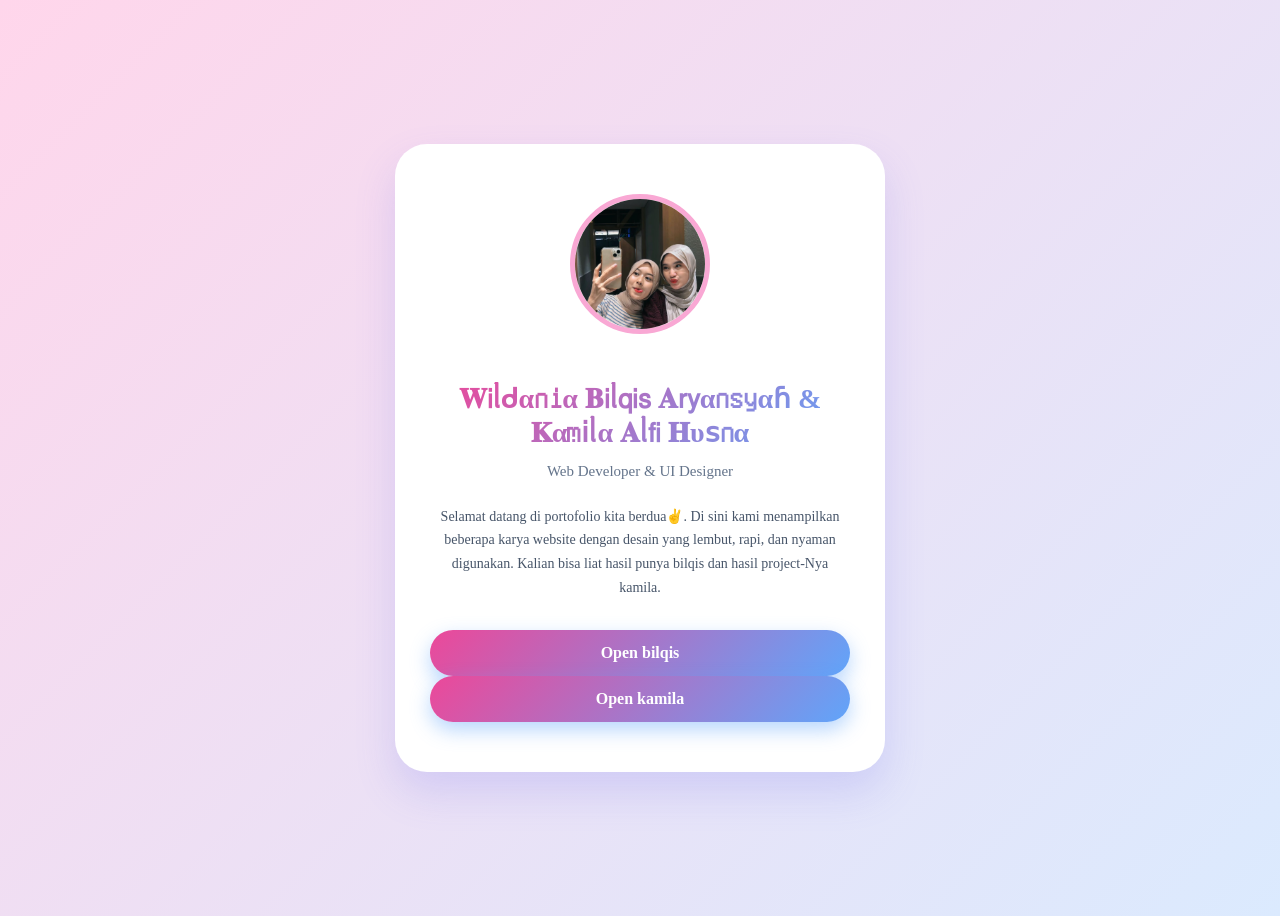
<file: index.html>
<!DOCTYPE html>
<html lang="id">
<head>
  <meta charset="UTF-8">
  <meta name="viewport" content="width=device-width, initial-scale=1.0">
  <title>Sampul Portofolio | Bilqis</title>
  <link href="style.css" rel="stylesheet">
</head>
<body>

  <div class="cover">
    <img src="dua.jpg" alt="Foto Profil">
    <h1>𝐖𝗂ᥣᑯα𐓣𝗂α 𝐁𝗂ᥣ𝗊𝗂𝗌 𝐀𝗋𝗒α𐓣𝗌𝗒αɦ & 𝐊αꭑ𝗂ᥣα 𝐀ᥣ𝖿𝗂 𝐇υ𝗌𐓣α</h1>
    <h2>Web Developer & UI Designer</h2>
    <p>
      Selamat datang di portofolio kita berdua✌️. Di sini kami menampilkan beberapa karya website dengan desain yang lembut, rapi, dan nyaman digunakan. Kalian bisa liat hasil punya bilqis dan hasil project-Nya kamila.
    </p>
   <div class="btnpink" onclick="masuk()"> Open bilqis</div>
    <div class="btnpink" onclick="masukamila()"> Open kamila</div>
 
  </div>

  <script src="script.js"></script>

</body>
</html>
</file>
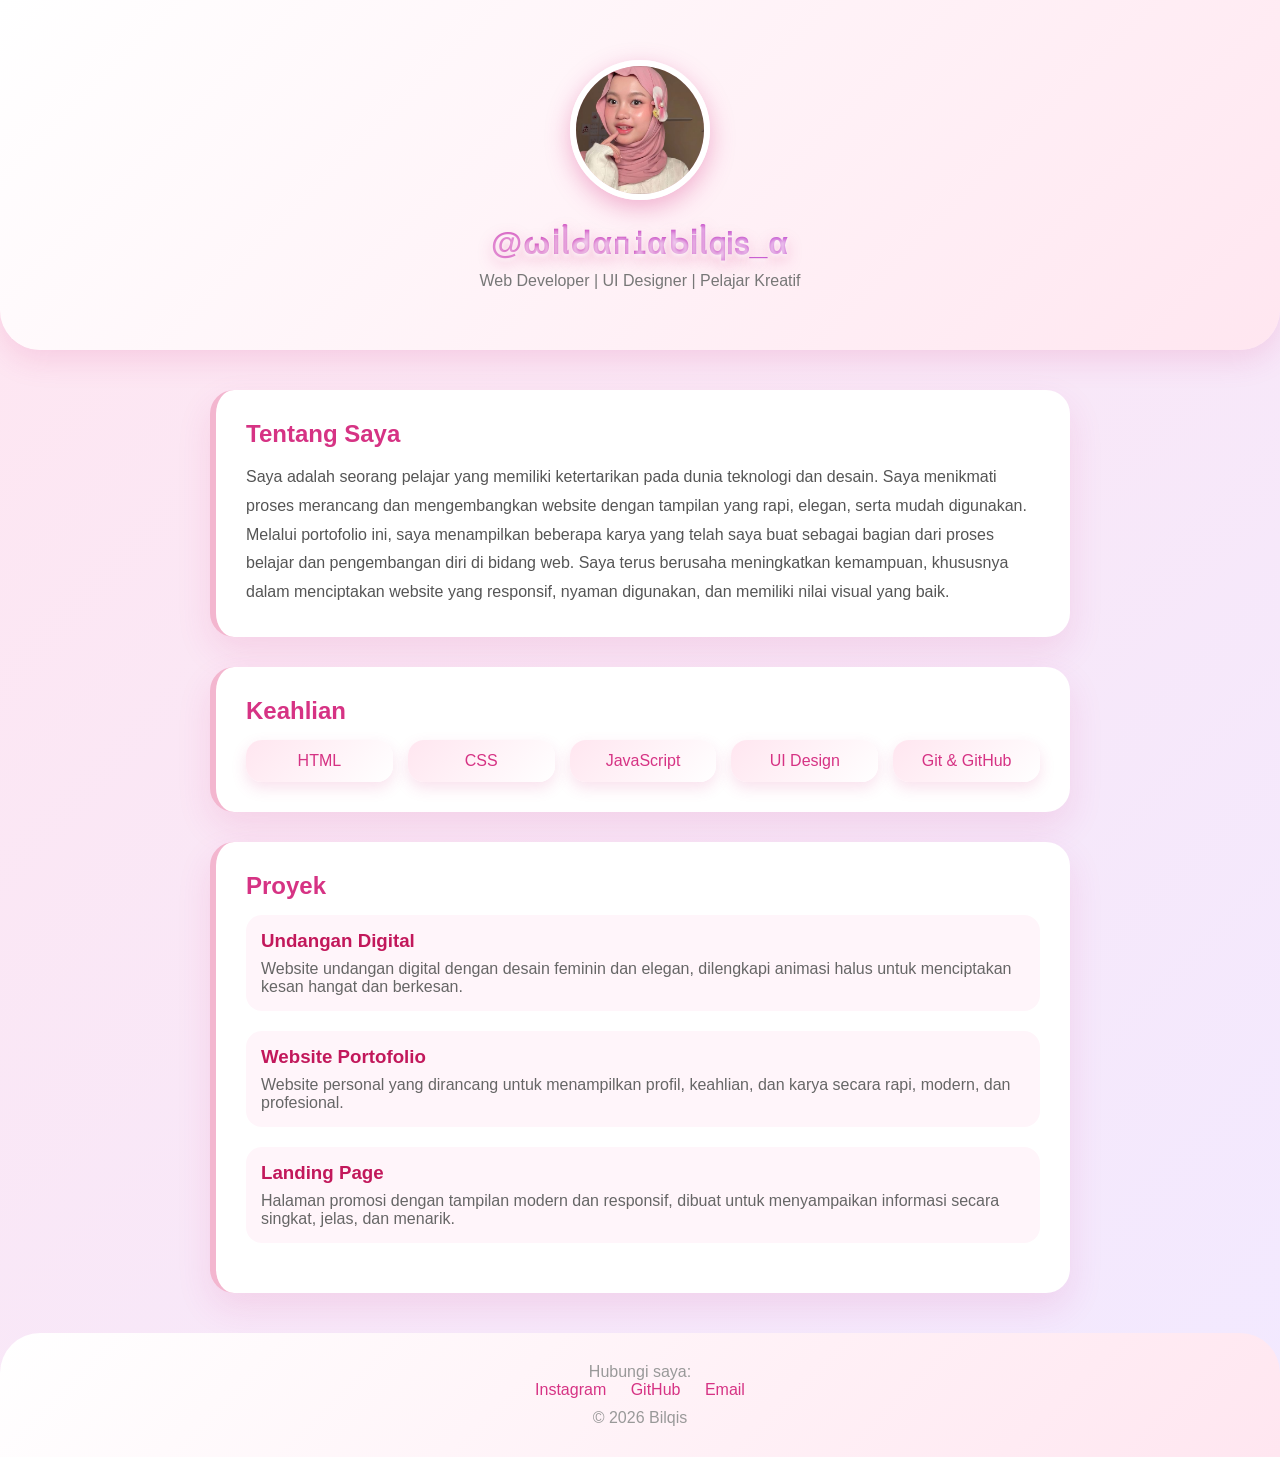
<file: bilqis.html>
<!DOCTYPE html>
<html lang="id">
<head>
  <meta charset="UTF-8" />
  <meta name="viewport" content="width=device-width, initial-scale=1.0" />
  <title>Portofolio | Bilqis</title>
  <link href="style isi.css" rel="stylesheet">
</head>
<body>

  <header>
    <img src="saya.jpg".jpg" alt="Foto Profil">
    <h1>@ω𝗂ᥣᑯα𐓣𝗂αᑲ𝗂ᥣ𝗊𝗂𝗌_α</h1>
    <p>Web Developer | UI Designer | Pelajar Kreatif</p>
  </header>

  <section>
    <div class="card about">
      <h2>Tentang Saya</h2>
      <p>
       Saya adalah seorang pelajar yang memiliki ketertarikan pada dunia teknologi dan desain. Saya menikmati proses merancang dan mengembangkan website dengan tampilan yang rapi, elegan, serta mudah digunakan.

       Melalui portofolio ini, saya menampilkan beberapa karya yang telah saya buat sebagai bagian dari proses belajar dan pengembangan diri di bidang web. Saya terus berusaha meningkatkan kemampuan, khususnya dalam menciptakan website yang responsif, nyaman digunakan, dan memiliki nilai visual yang baik.
      </p>
    </div>

    <div class="card skills">
      <h2>Keahlian</h2>
      <ul>
        <li>HTML</li>
        <li>CSS</li>
        <li>JavaScript</li>
        <li>UI Design</li>
        <li>Git & GitHub</li>
      </ul>
    </div>

    <div class="card projects">
      <h2>Proyek</h2>

      <div class="project">
        <h3>Undangan Digital</h3>
        <p>Website undangan digital dengan desain feminin dan elegan, dilengkapi animasi halus untuk menciptakan kesan hangat dan berkesan.</p>
      </div>

      <div class="project">
        <h3>Website Portofolio</h3>
        <p>Website personal yang dirancang untuk menampilkan profil, keahlian, dan karya secara rapi, modern, dan profesional.</p>
      </div>

      <div class="project">
        <h3>Landing Page</h3>
        <p>Halaman promosi dengan tampilan modern dan responsif, dibuat untuk menyampaikan informasi secara singkat, jelas, dan menarik.</p>
      </div>
    </div>
  </section>

  <footer>
    <p>Hubungi saya:</p>
    <a href="#">Instagram</a>
    <a href="#">GitHub</a>
    <a href="#">Email</a>
    <p style="margin-top:10px;">© 2026 Bilqis</p>
  </footer>

</body>
</html>
</file>
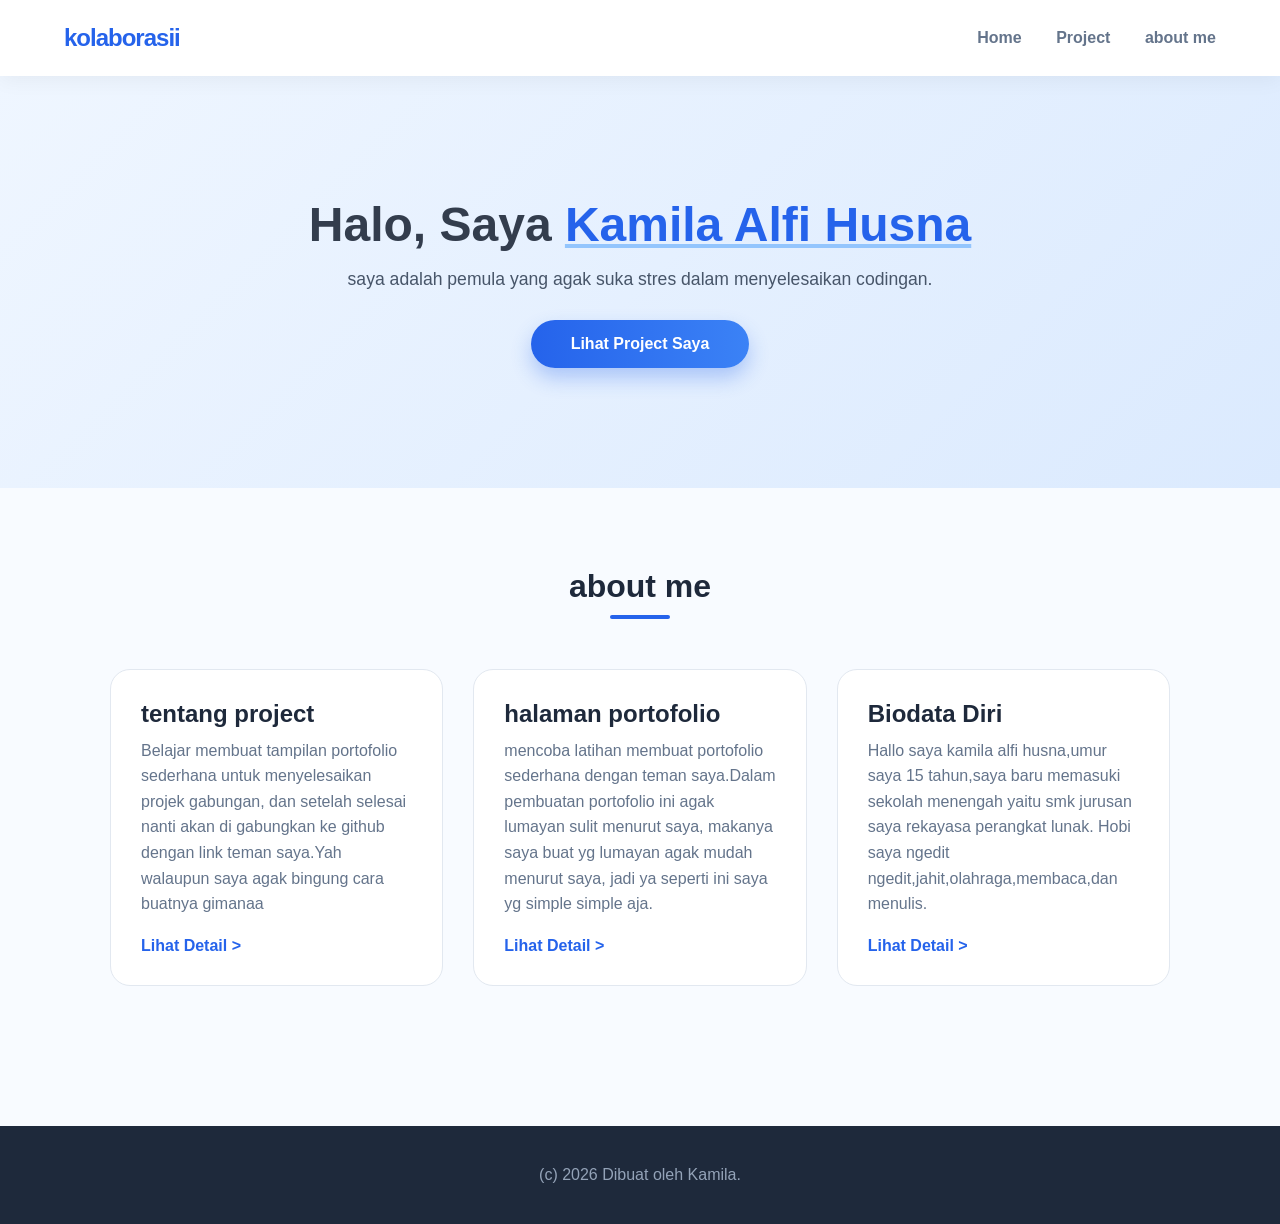
<file: kamila.html>
<!DOCTYPE html>
<html lang="id">
<head>
    <meta charset="UTF-8">
    <meta name="viewport" content="width=device-width, initial-scale=1.0">
    <title>Website Kamila</title>
    <link rel="stylesheet" href="kamila.css">
</head>
<body>

    <nav>
        <div class="logo">kolaborasii</div>
        <div class="menu">
            <a href="#home">Home</a>
            <a href="#project">Project</a>
            <a href="#kontak">about me</a>
        </div>
    </nav>

    <section class="hero" id="home">
        <h1>Halo, Saya <span>Kamila Alfi Husna</span></h1>
        <p>saya adalah pemula yang agak suka stres dalam menyelesaikan codingan.</p>
        <a href="#project" class="tombol">Lihat Project Saya</a>
    </section>

    <section class="container" id="project">
        <h2 class="judul-bagian">about me</h2>
        
        <div class="grid-project">
            <div class="kartu">
                <h3>tentang project</h3>
                <p>Belajar membuat tampilan portofolio sederhana untuk menyelesaikan projek gabungan, dan setelah selesai nanti akan di gabungkan ke github dengan link teman saya.Yah walaupun saya agak bingung cara buatnya gimanaa</p>
                <a href="#" class="link-detail">Lihat Detail ></a>
            </div>

            <div class="kartu">
                <h3>halaman portofolio</h3>
                <p>mencoba latihan membuat portofolio sederhana dengan teman saya.Dalam pembuatan portofolio ini agak lumayan sulit menurut saya, makanya saya buat yg lumayan agak mudah menurut saya, jadi ya seperti ini saya yg simple simple aja.</p>
                <a href="#" class="link-detail">Lihat Detail ></a>
            </div>

            <div class="kartu">
                <h3>Biodata Diri</h3>
                <p>Hallo saya kamila alfi husna,umur saya 15 tahun,saya baru memasuki sekolah menengah yaitu smk jurusan saya rekayasa perangkat lunak. Hobi saya ngedit ngedit,jahit,olahraga,membaca,dan menulis.</p>
                <a href="#" class="link-detail">Lihat Detail ></a>
            </div>
        </div>
    </section>

    <footer id="kontak">
        <p>(c) 2026 Dibuat oleh Kamila.</p>
    </footer>

</body>
</html>
</file>
<file: style.css>
body {
  min-height: 100vh;
  background: linear-gradient(135deg, #ffd6eb, #dbeafe);
  display: flex;
  justify-content: center;
  align-items: center;
}

/* ================= COVER ================= */
.cover {
  background: #ffffff;
  max-width: 420px;
  width: 90%;
  padding: 50px 35px;
  border-radius: 32px;
  text-align: center;
  box-shadow: 0 20px 40px rgba(99,102,241,0.18);
  position: relative;
}

/* ================= FOTO PROFIL ================= */
.cover img {
  width: 130px;
  height: 130px;
  border-radius: 50%;
  object-fit: cover;
  border: 5px solid #f9a8d4;
  margin-bottom: 25px;
  cursor: pointer;

  /* animasi halus */
  transition: all 0.35s ease;
}

.cover img:hover {
  transform: translateY(-8px) scale(1.05);
  box-shadow: 0 18px 35px rgba(236,72,153,0.45);
  filter: brightness(1.05);
}

/* ================= TEXT ================= */
.cover h1 {
  font-size: 28px;
  margin-bottom: 8px;
  background: linear-gradient(135deg, #ec4899, #60a5fa);
  -webkit-background-clip: text;
  -webkit-text-fill-color: transparent;
  background-clip: text;
  color: transparent;
}

.cover h2 {
  font-size: 15px;
  font-weight: 400;
  color: #64748b;
  margin-bottom: 25px;
}

.cover p {
  font-size: 14px;
  line-height: 1.7;
  color: #475569;
  margin-bottom: 30px;
}

/* ================= LINK BUTTON ================= */
.cover a {
  display: inline-block;
  padding: 12px 28px;
  background: linear-gradient(135deg, #ec4899, #60a5fa);
  color: #fff;
  text-decoration: none;
  border-radius: 24px;
  font-size: 14px;
  font-weight: 500;
  transition: all 0.3s ease;
}

.cover a:hover {
  transform: translateY(-3px);
  box-shadow: 0 10px 20px rgba(96,165,250,0.4);
}

/* ================= BUTTON PINK ================= */
.btnpink {
  background: linear-gradient(135deg, #ec4899, #60a5fa);
  color: white;
  border: none;
  padding: 14px 32px;
  font-size: 16px;
  font-weight: 600;
  border-radius: 30px;
  cursor: pointer;
  box-shadow: 0 8px 20px rgba(96,165,250,0.45);
  transition: all 0.3s ease;
}

.btnpink:hover {
  transform: translateY(-3px);
  box-shadow: 0 12px 25px rgba(236,72,153,0.5);
  background: linear-gradient(135deg, #60a5fa, #ec4899);
}

.btnpink:active {
  transform: scale(0.95);
}

/* ================= DEKORASI BUNGA ================= */
.flower {
  position: absolute;
  width: 120px;
  opacity: 0.2;
}

.flower.top {
  top: 20px;
  right: 20px;
}

.flower.bottom {
  bottom: 20px;
  left: 20px;
}
</file>
<file: style isi.css>
:root {
  --pink-main: #d63384;
  --pink-soft: #ffe6f0;
  --pink-accent: #f3b6cf;
  --purple-soft: #f2e9ff;
  --text-dark: #444;
  --text-light: #777;
  --white: #ffffff;
}

* {
  margin: 0;
  padding: 0;
  box-sizing: border-box;
  font-family: 'Poppins', sans-serif;
}

body {
  background: linear-gradient(135deg, var(--pink-soft), var(--purple-soft));
  color: var(--text-dark);
}

/* ================= HEADER ================= */
header {
  background: linear-gradient(135deg, #ffffff, var(--pink-soft));
  padding: 60px 20px;
  text-align: center;
  border-bottom-left-radius: 40px;
  border-bottom-right-radius: 40px;
  box-shadow: 0 10px 30px rgba(214,51,132,0.15);
}

/* FOTO PROFIL TIMBUL */
header img {
  width: 140px;
  height: 140px;
  border-radius: 50%;
  object-fit: cover;
  margin-bottom: 20px;

  border: 6px solid var(--white);
  box-shadow:
    0 8px 25px rgba(214,51,132,0.35),
    inset 0 0 0 4px var(--pink-accent);

  transition: all 0.4s ease;
}

header img:hover {
  transform: translateY(-8px) scale(1.05);
  box-shadow:
    0 15px 40px rgba(214,51,132,0.45);
}

/* NAMA TIMBUL GRADIENT */
header h1 {
  font-size: 32px;
  font-weight: 700;
  letter-spacing: 1px;

  background: linear-gradient(135deg, #ec4899, #a855f7);
  -webkit-background-clip: text;
  -webkit-text-fill-color: transparent;

  text-shadow:
    0 2px 4px rgba(255,255,255,0.8),
    0 6px 15px rgba(214,51,132,0.35);
}


header {
  backdrop-filter: blur(8px);
}

header p {
  margin-top: 10px;
  font-size: 16px;
  color: var(--text-light);
}

/* ================= SECTION ================= */
section {
  max-width: 900px;
  margin: 40px auto;
  padding: 0 20px;
}

/* ================= CARD ================= */
.card {
  background: var(--white);
  padding: 30px;
  margin-bottom: 30px;
  border-radius: 24px;
  box-shadow: 0 15px 35px rgba(214,51,132,0.12);
  border-left: 6px solid var(--pink-accent);
  transition: all 0.35s ease;
}

.card:hover {
  transform: translateY(-10px);
  box-shadow: 0 25px 50px rgba(214,51,132,0.25);
  border-left-color: #c2185b;
}

.card h2 {
  color: var(--pink-main);
  margin-bottom: 15px;
  font-size: 24px;
}

.about p {
  line-height: 1.8;
  color: #555;
}

/* ================= SKILLS ================= */
.skills ul {
  display: grid;
  grid-template-columns: repeat(auto-fit, minmax(120px, 1fr));
  gap: 15px;
  list-style: none;
}

.skills li {
  background: linear-gradient(135deg, var(--pink-soft), #fff);
  padding: 12px;
  text-align: center;
  border-radius: 16px;
  color: var(--pink-main);
  font-weight: 500;
  box-shadow: 0 6px 15px rgba(214,51,132,0.15);
  transition: all 0.3s ease;
  cursor: pointer;
}

.skills li:hover {
  transform: translateY(-6px) scale(1.05);
  box-shadow: 0 12px 25px rgba(214,51,132,0.25);
}

/* ================= PROJECTS ================= */
.projects .project {
  margin-bottom: 20px;
  padding: 15px;
  border-radius: 16px;
  background: #fff5fa;
  transition: all 0.35s ease;
  cursor: pointer;
}

.projects .project:hover {
  transform: translateY(-8px);
  background: #ffe0ed;
  box-shadow: 0 18px 35px rgba(214,51,132,0.22);
}

.projects h3 {
  color: #c2185b;
  margin-bottom: 8px;
}

.projects p {
  color: #666;
}

/* ================= FOOTER ================= */
footer {
  text-align: center;
  padding: 30px 20px;
  background: linear-gradient(135deg, #ffffff, var(--pink-soft));
  border-top-left-radius: 40px;
  border-top-right-radius: 40px;
  color: #999;
}

footer a {
  color: var(--pink-main);
  text-decoration: none;
  margin: 0 10px;
  font-weight: 500;
}

footer a:hover {
  color: #ad1457;
  text-decoration: underline;
}

/* ================= RESPONSIVE ================= */
@media (max-width: 600px) {
  header h1 {
    font-size: 26px;
  }
}
</file>
<file: kamila.css>
* {
    margin: 0;
    padding: 0;
    box-sizing: border-box;
    font-family: 'Segoe UI', Tahoma, Geneva, Verdana, sans-serif; /* Font modern */
    scroll-behavior: smooth; /* Gerakan scroll halus */
}

body {
    background-color: #f8fbff; /* Latar belakang putih kebiruan */
    color: #333d4d; /* Warna teks abu tua (enak di mata) */
}

/* --- 2. NAVIGASI (MENU ATAS) --- */
nav {
    background: rgba(255, 255, 255, 0.95); /* Putih agak transparan */
    padding: 1.5rem 5%; /* Jarak lega */
    display: flex;
    justify-content: space-between;
    align-items: center;
    position: sticky; /* Nempel di atas pas discroll */
    top: 0;
    z-index: 1000;
    box-shadow: 0 4px 20px rgba(0, 0, 0, 0.05); /* Bayangan tipis mewah */
}

.logo {
    font-size: 1.5rem;
    font-weight: 800;
    color: #2563eb; /* Biru terang */
    letter-spacing: -1px;
}

.menu a {
    text-decoration: none;
    color: #64748b;
    margin-left: 30px;
    font-weight: 600;
    transition: 0.3s;
}

.menu a:hover {
    color: #2563eb; /* Jadi biru pas disentuh */
}

/* --- 3. HERO SECTION (BAGIAN HALO) --- */
.hero {
    text-align: center;
    padding: 120px 20px;
    /* Latar belakang gradasi biru keren */
    background: linear-gradient(135deg, #eff6ff 0%, #dbeafe 100%);
}

.hero h1 {
    font-size: 3rem; /* Tulisan besar */
    margin-bottom: 15px;
    line-height: 1.2;
}

.hero span {
    /* Teks nama dikasih warna biru spesial */
    color: #2563eb;
    text-decoration: underline;
    text-decoration-color: #93c5fd; /* Garis bawah biru muda */
}

.hero p {
    font-size: 1.1rem;
    color: #475569;
    margin-bottom: 30px;
}

/* Tombol Keren */
.tombol {
    display: inline-block;
    padding: 15px 40px;
    /* Warna tombol gradasi */
    background: linear-gradient(to right, #2563eb, #3b82f6);
    color: white;
    text-decoration: none;
    border-radius: 50px; /* Bulat lonjong */
    font-weight: bold;
    box-shadow: 0 10px 20px rgba(37, 99, 235, 0.3); /* Bayangan biru bercahaya */
    transition: transform 0.3s ease;
}

.tombol:hover {
    transform: translateY(-3px); /* Naik dikit pas disentuh */
    box-shadow: 0 15px 25px rgba(37, 99, 235, 0.4);
}

/* --- 4. PROJECT (GRID KARTU) --- */
.container {
    max-width: 1100px;
    margin: 0 auto;
    padding: 80px 20px;
}

.judul-bagian {
    text-align: center;
    font-size: 2rem;
    margin-bottom: 50px;
    color: #1e293b;
    position: relative;
}

/* Garis kecil di bawah judul */
.judul-bagian::after {
    content: '';
    display: block;
    width: 60px;
    height: 4px;
    background: #2563eb;
    margin: 10px auto 0;
    border-radius: 2px;
}

.grid-project {
    display: grid;
    /* Rumus otomatis: menyesuaikan lebar layar */
    grid-template-columns: repeat(auto-fit, minmax(300px, 1fr));
    gap: 30px;
}

.kartu {
    background: white;
    padding: 30px;
    border-radius: 20px;
    border: 1px solid #e2e8f0; /* Garis pinggir tipis */
    transition: all 0.3s ease;
}

.kartu:hover {
    border-color: #2563eb; /* Garis jadi biru pas dihover */
    transform: translateY(-10px); /* Kartu naik ke atas */
    box-shadow: 0 20px 40px rgba(0, 0, 0, 0.08); /* Bayangan lembut */
}

.kartu h3 {
    font-size: 1.5rem;
    margin-bottom: 10px;
    color: #1e293b;
}

.kartu p {
    color: #64748b;
    line-height: 1.6;
    margin-bottom: 20px;
}

.link-detail {
    font-weight: bold;
    color: #2563eb;
    text-decoration: none;
}

.link-detail:hover {
    text-decoration: underline;
}

/* --- 5. FOOTER --- */
footer {
    text-align: center;
    padding: 40px;
    background: #1e293b; /* Biru Gelap Malam */
    color: #94a3b8;
    margin-top: 60px;
}




*{
    margin: 0;
    padding: 0;
    box-sizing: border-box;
    font-family: 'Lucida Sans', 'Lucida Sans Regular', 'Lucida Grande', 'Lucida Sans Unicode', Geneva, Verdana, sans-serif;
    
}
</file>
